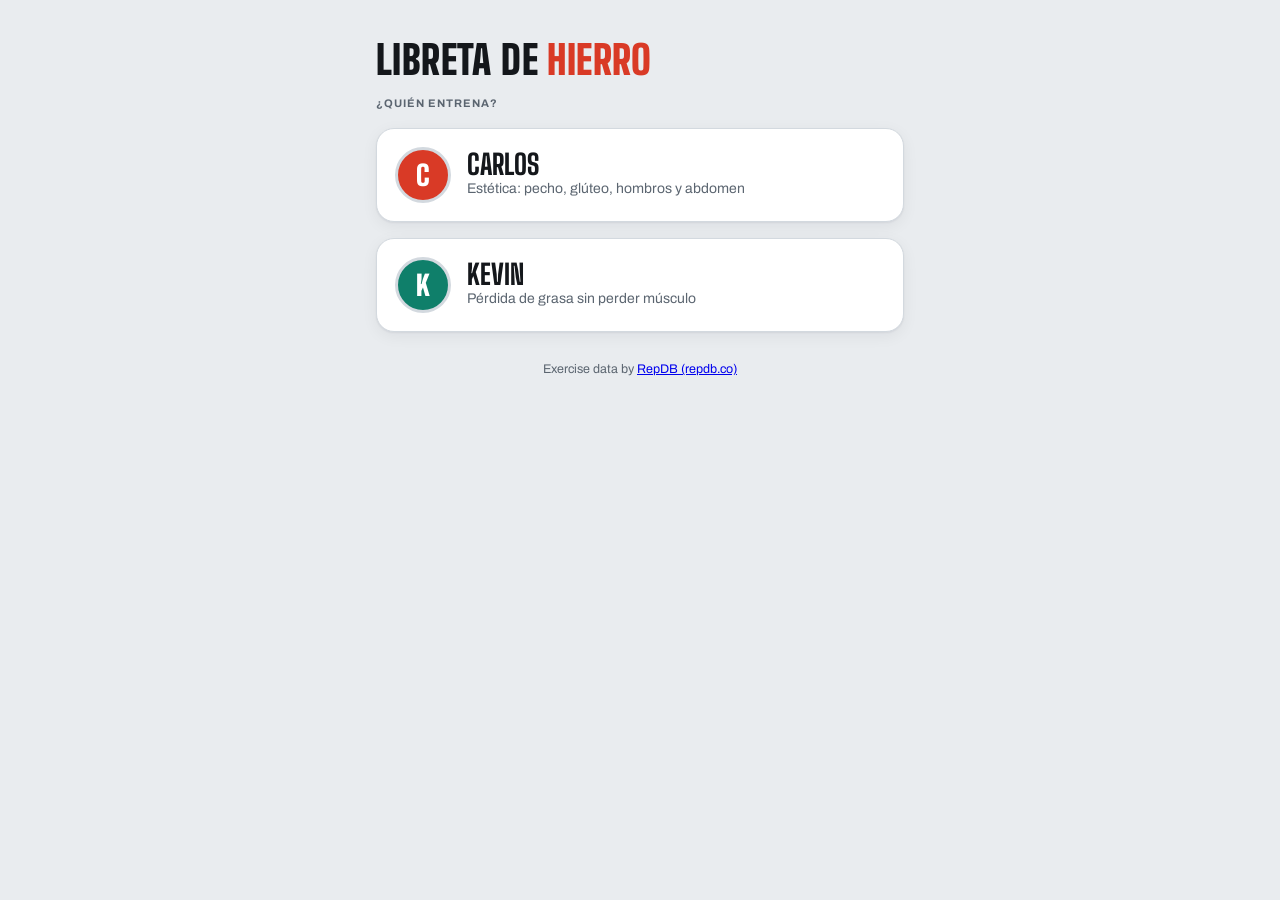
<file: index.html>
<!doctype html>
<html lang="es">
<head>
<meta charset="utf-8">
<meta name="viewport" content="width=device-width, initial-scale=1, viewport-fit=cover">
<title>Libreta de Hierro</title>
<meta name="theme-color" content="#14171b">
<link rel="icon" href="icon.svg" type="image/svg+xml">
<link rel="apple-touch-icon" href="icon-192.png">
<link rel="preconnect" href="https://fonts.googleapis.com">
<link rel="preconnect" href="https://fonts.gstatic.com" crossorigin>
<link rel="stylesheet" href="https://fonts.googleapis.com/css2?family=Big+Shoulders+Display:wght@600;800;900&family=Archivo:wght@400;500;600;700&display=swap">
<link rel="stylesheet" href="app.css?v=10">
<script>
  // old links (?solo=estetica / ?solo=perdida) go to the person's own page
  const viejo = { estetica: "carlos/", perdida: "kevin/" }[new URLSearchParams(location.search).get("solo")];
  if (viejo) location.replace(viejo);
</script>
<style>
.pick { max-width: 560px; margin: 0 auto; padding-block: 40px; display: grid; gap: 16px; }
.pick h1 { font-size: 40px; font-weight: 900; text-transform: uppercase; }
.pick h1 span { color: var(--accent); }
.who { display: flex; align-items: center; gap: 16px; padding: 18px; border-radius: 18px; background: var(--surface); border: 1px solid var(--line); box-shadow: var(--shadow); color: inherit; text-decoration: none; }
.who:hover { border-color: var(--accent); }
.who .disc { width: 56px; height: 56px; border-radius: 50%; flex: none; display: grid; place-items: center; font-family: var(--display); font-weight: 900; font-size: 28px; color: #fff; }
.who b { font-family: var(--display); font-size: 28px; font-weight: 800; text-transform: uppercase; display: block; line-height: 1; }
.who small { color: var(--muted); font-size: 14px; }
</style>
</head>
<body>
<main class="wrap pick">
  <h1>Libreta de <span>Hierro</span></h1>
  <p class="label" style="margin:0">¿Quién entrena?</p>
  <a class="who" href="carlos/"><span class="disc" style="background:#d93a26">C</span><span><b>Carlos</b><small>Estética: pecho, glúteo, hombros y abdomen</small></span></a>
  <a class="who" href="kevin/"><span class="disc" style="background:#0f7f6a">K</span><span><b>Kevin</b><small>Pérdida de grasa sin perder músculo</small></span></a>
  <p class="foot">Exercise data by <a href="https://repdb.co" target="_blank" rel="noopener">RepDB (repdb.co)</a></p>
</main>
</body>
</html>
</file>
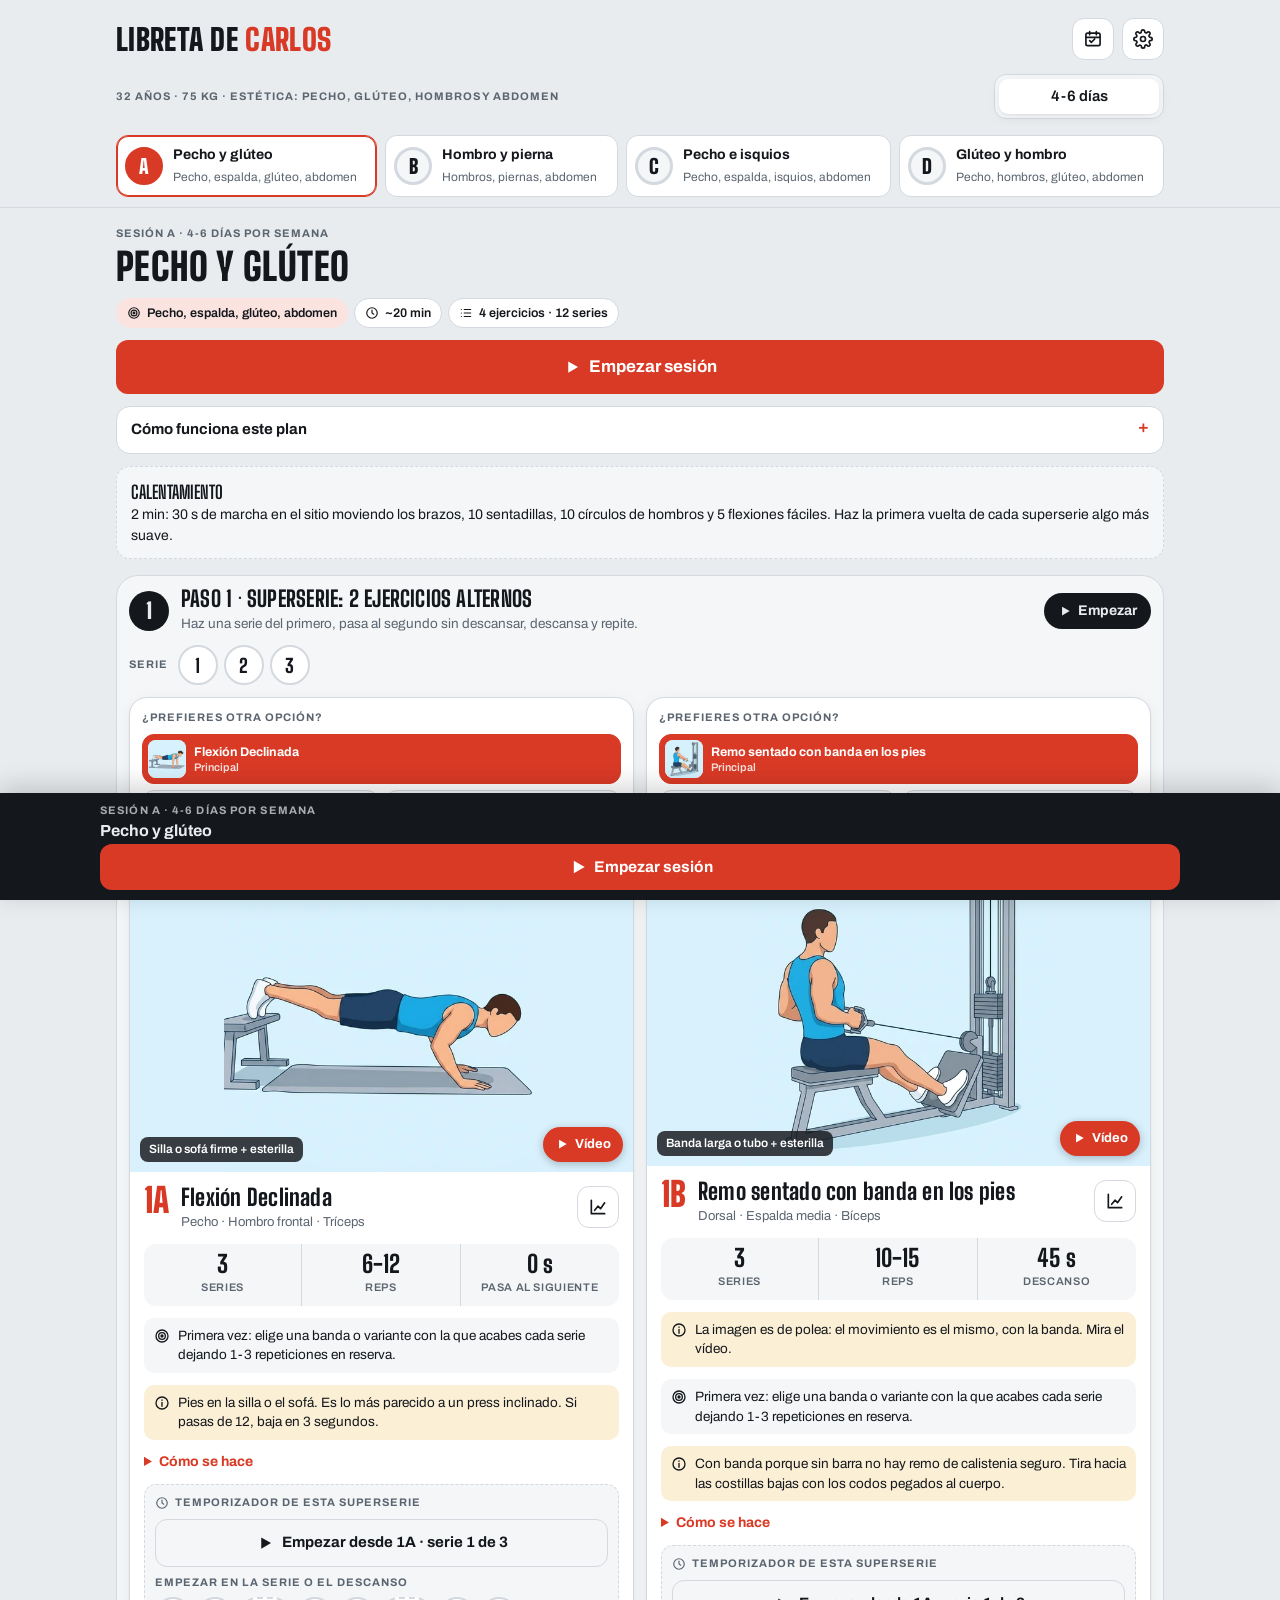
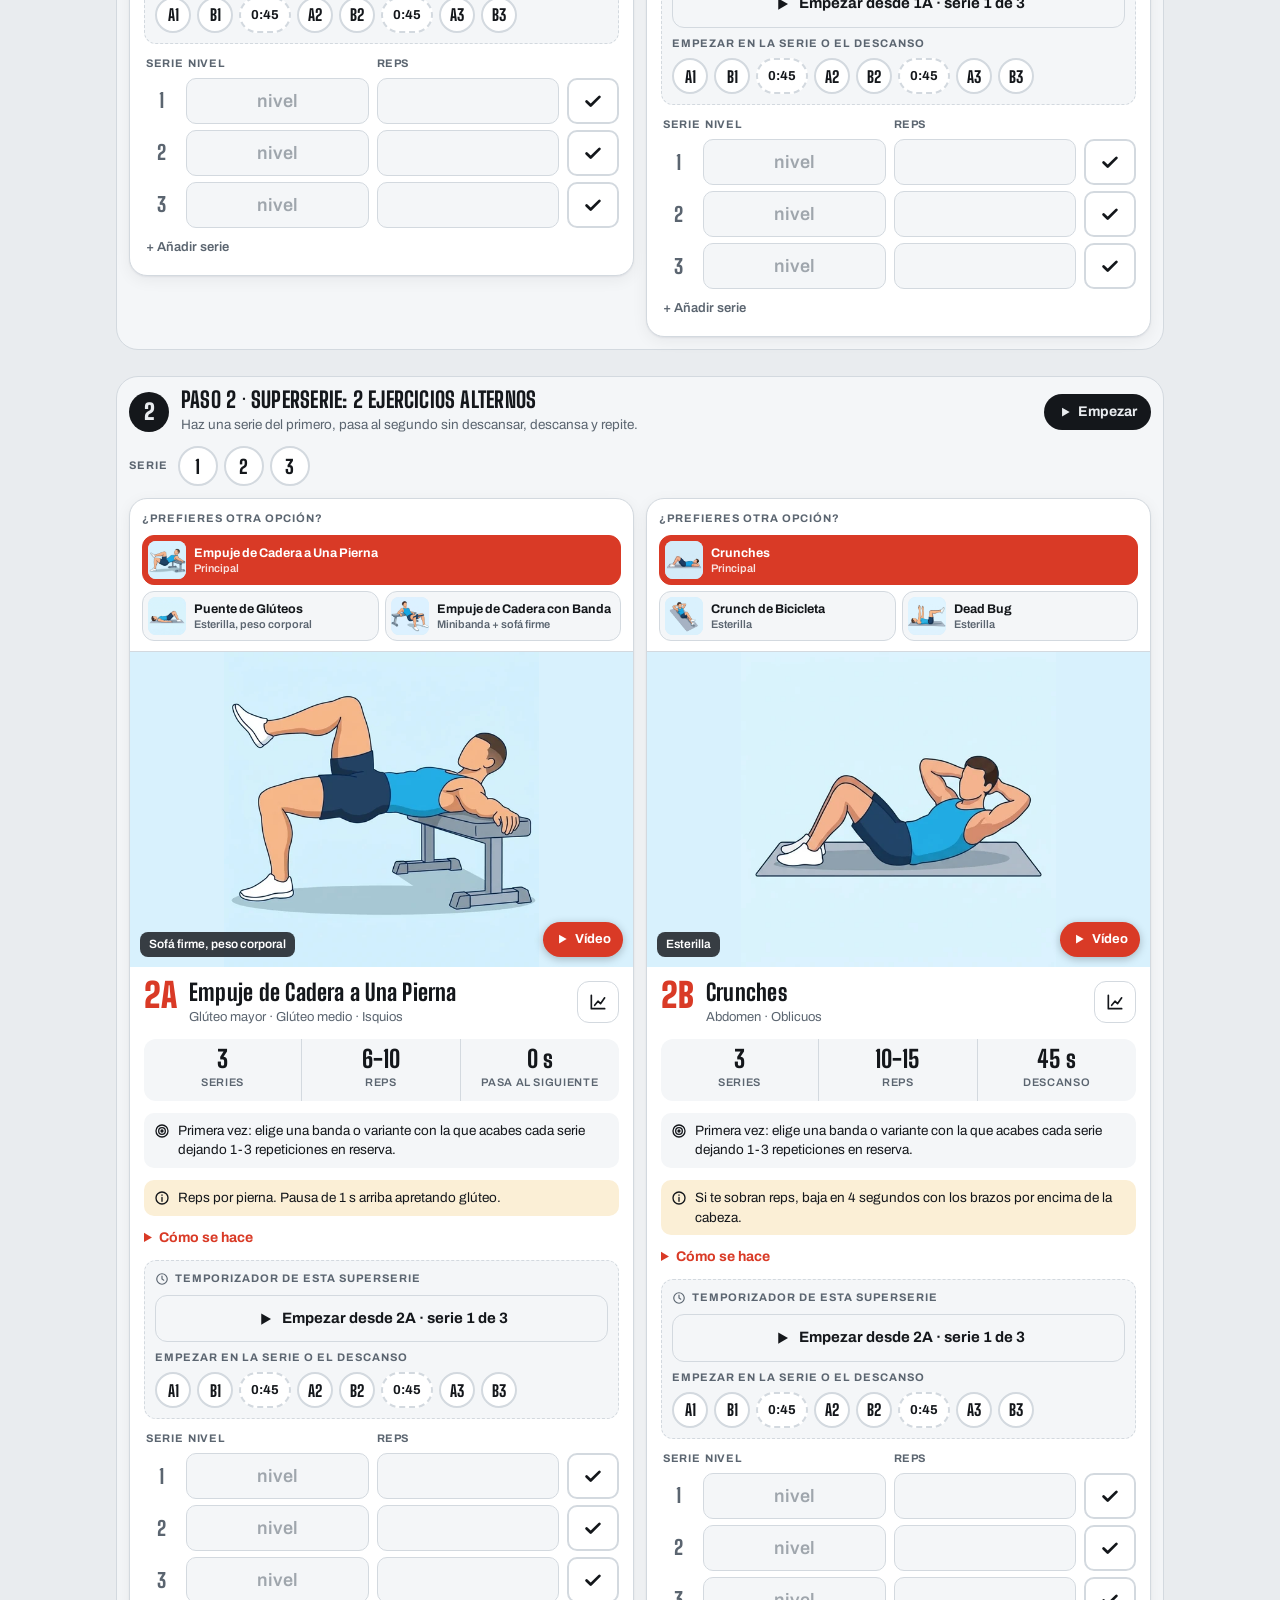
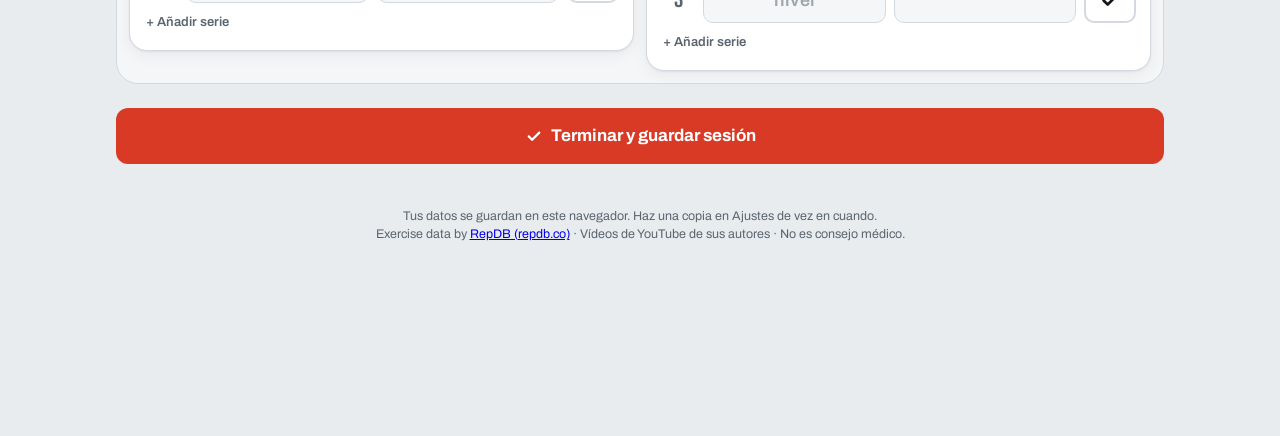
<file: carlos/index.html>
<!doctype html>
<html lang="es">
<head>
<meta charset="utf-8">
<meta name="viewport" content="width=device-width, initial-scale=1, viewport-fit=cover">
<title>Libreta de Carlos</title>
<base href="../">
<meta name="theme-color" content="#14171b">
<meta name="apple-mobile-web-app-capable" content="yes">
<meta name="mobile-web-app-capable" content="yes">
<meta name="apple-mobile-web-app-title" content="Carlos">
<link rel="manifest" href="carlos/manifest.webmanifest">
<link rel="icon" href="icon.svg" type="image/svg+xml">
<link rel="apple-touch-icon" href="icon-192.png">
<link rel="preconnect" href="https://fonts.googleapis.com">
<link rel="preconnect" href="https://fonts.gstatic.com" crossorigin>
<link rel="stylesheet" href="https://fonts.googleapis.com/css2?family=Big+Shoulders+Display:wght@600;800;900&family=Archivo:wght@400;500;600;700&display=swap">
<link rel="stylesheet" href="app.css?v=10">
</head>
<body>
<script>const SOLO = "estetica";</script>
<script src="ejercicios.js?v=10"></script>
<script src="videos.js?v=10"></script>
<script src="rutinas.js?v=10"></script>
<script src="app.js?v=10"></script>
</body>
</html>
</file>
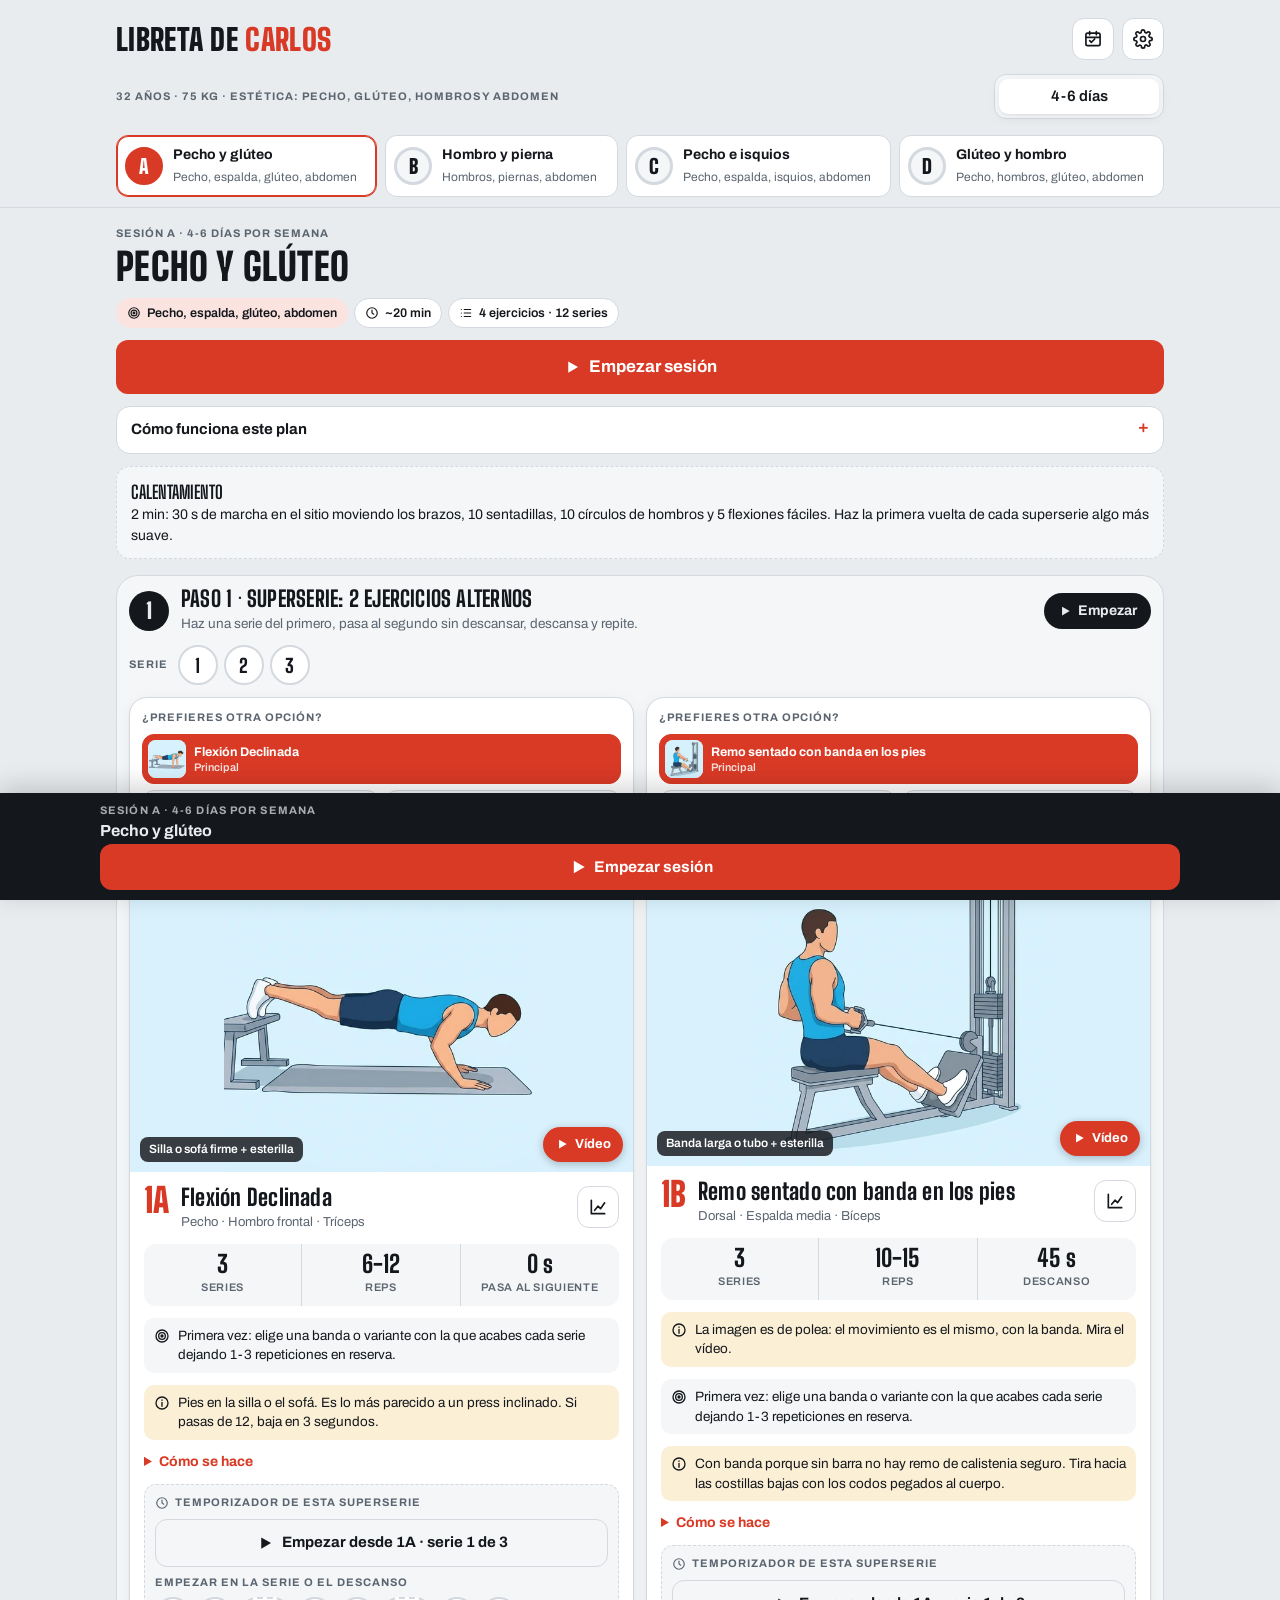
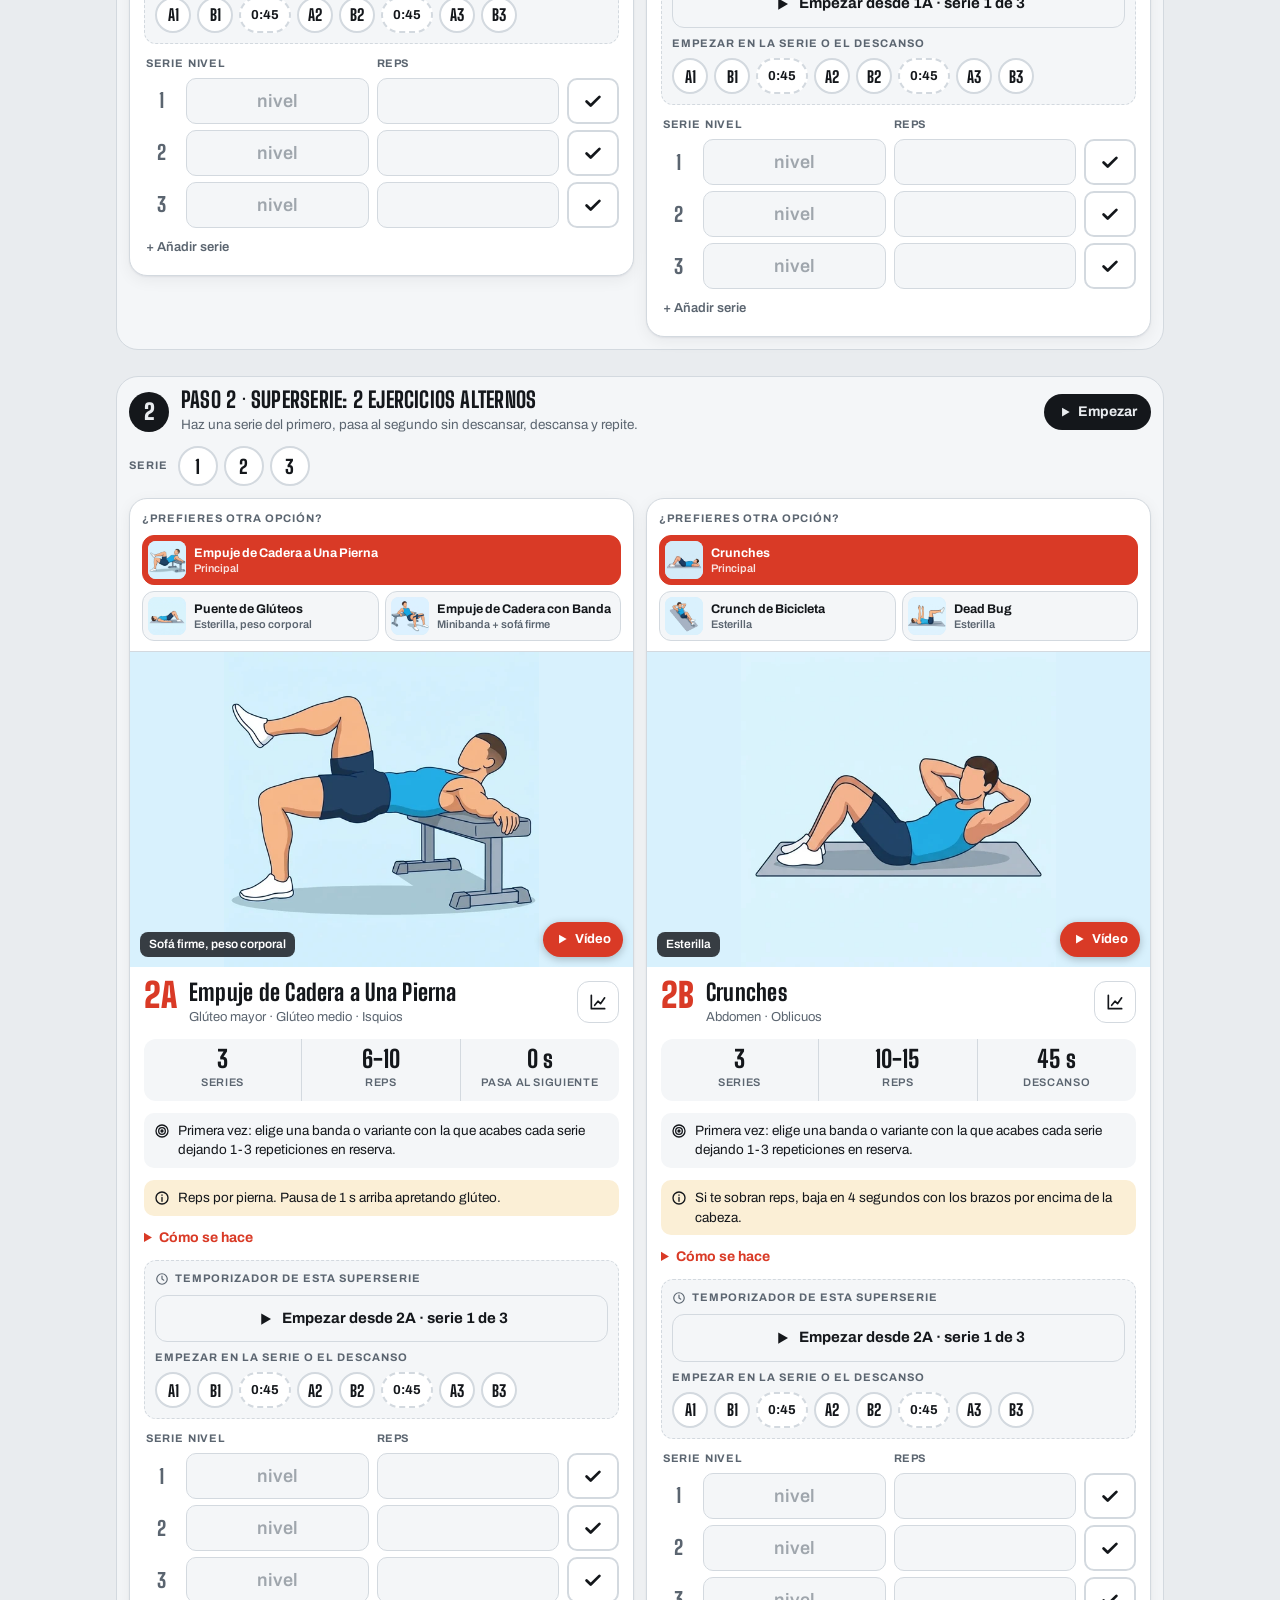
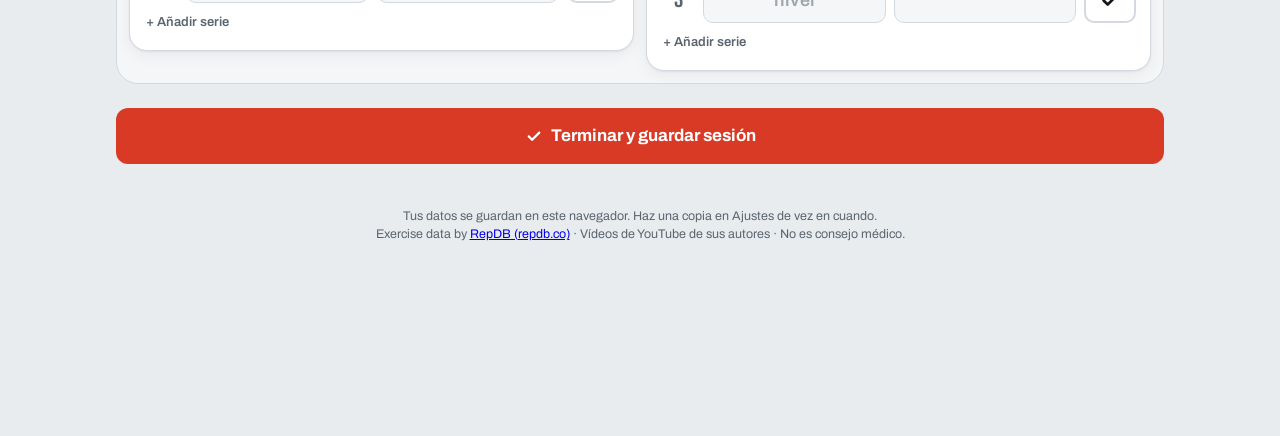
<file: estetica/index.html>
<!doctype html>
<html lang="es"><head><meta charset="utf-8"><meta name="viewport" content="width=device-width, initial-scale=1">
<title>Libreta de Carlos</title>
<meta http-equiv="refresh" content="0; url=../carlos/">
<script>location.replace("../carlos/");</script>
</head><body><a href="../carlos/">Abrir la libreta de Carlos</a></body></html>
</file>
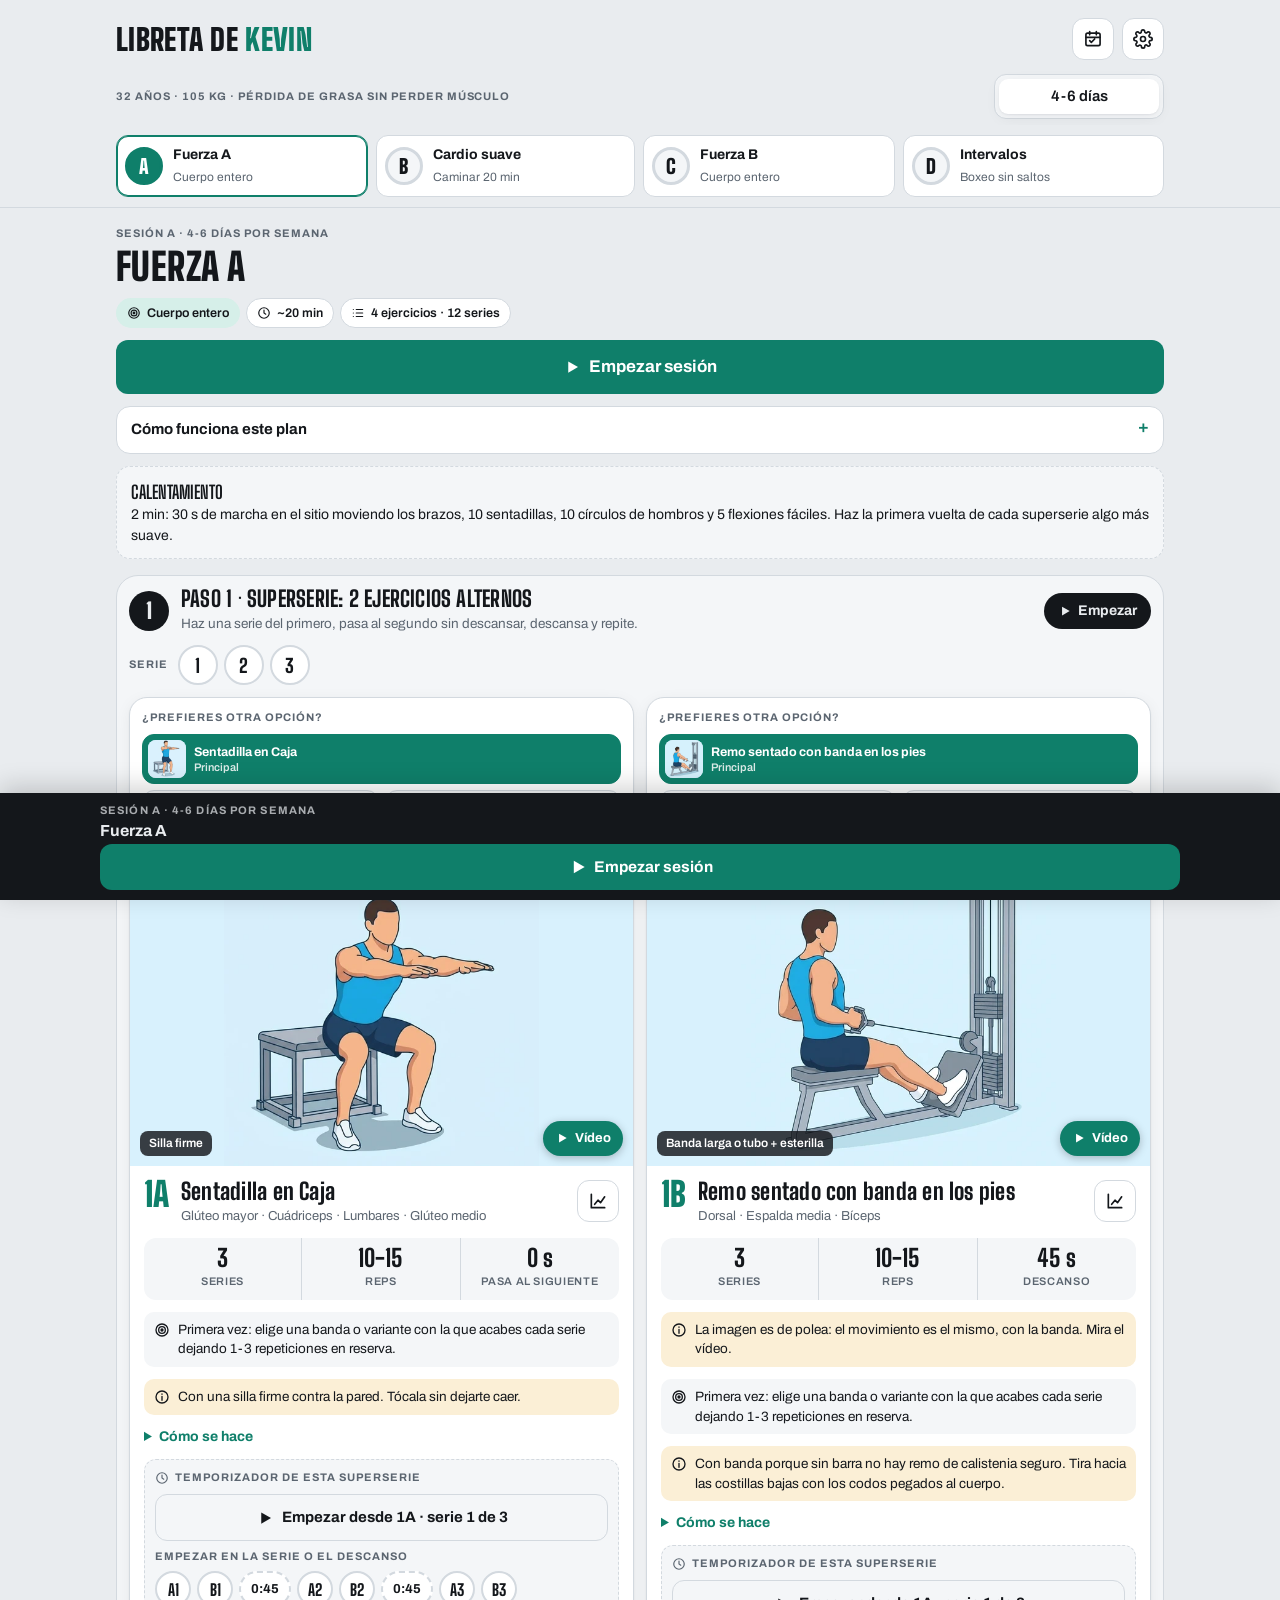
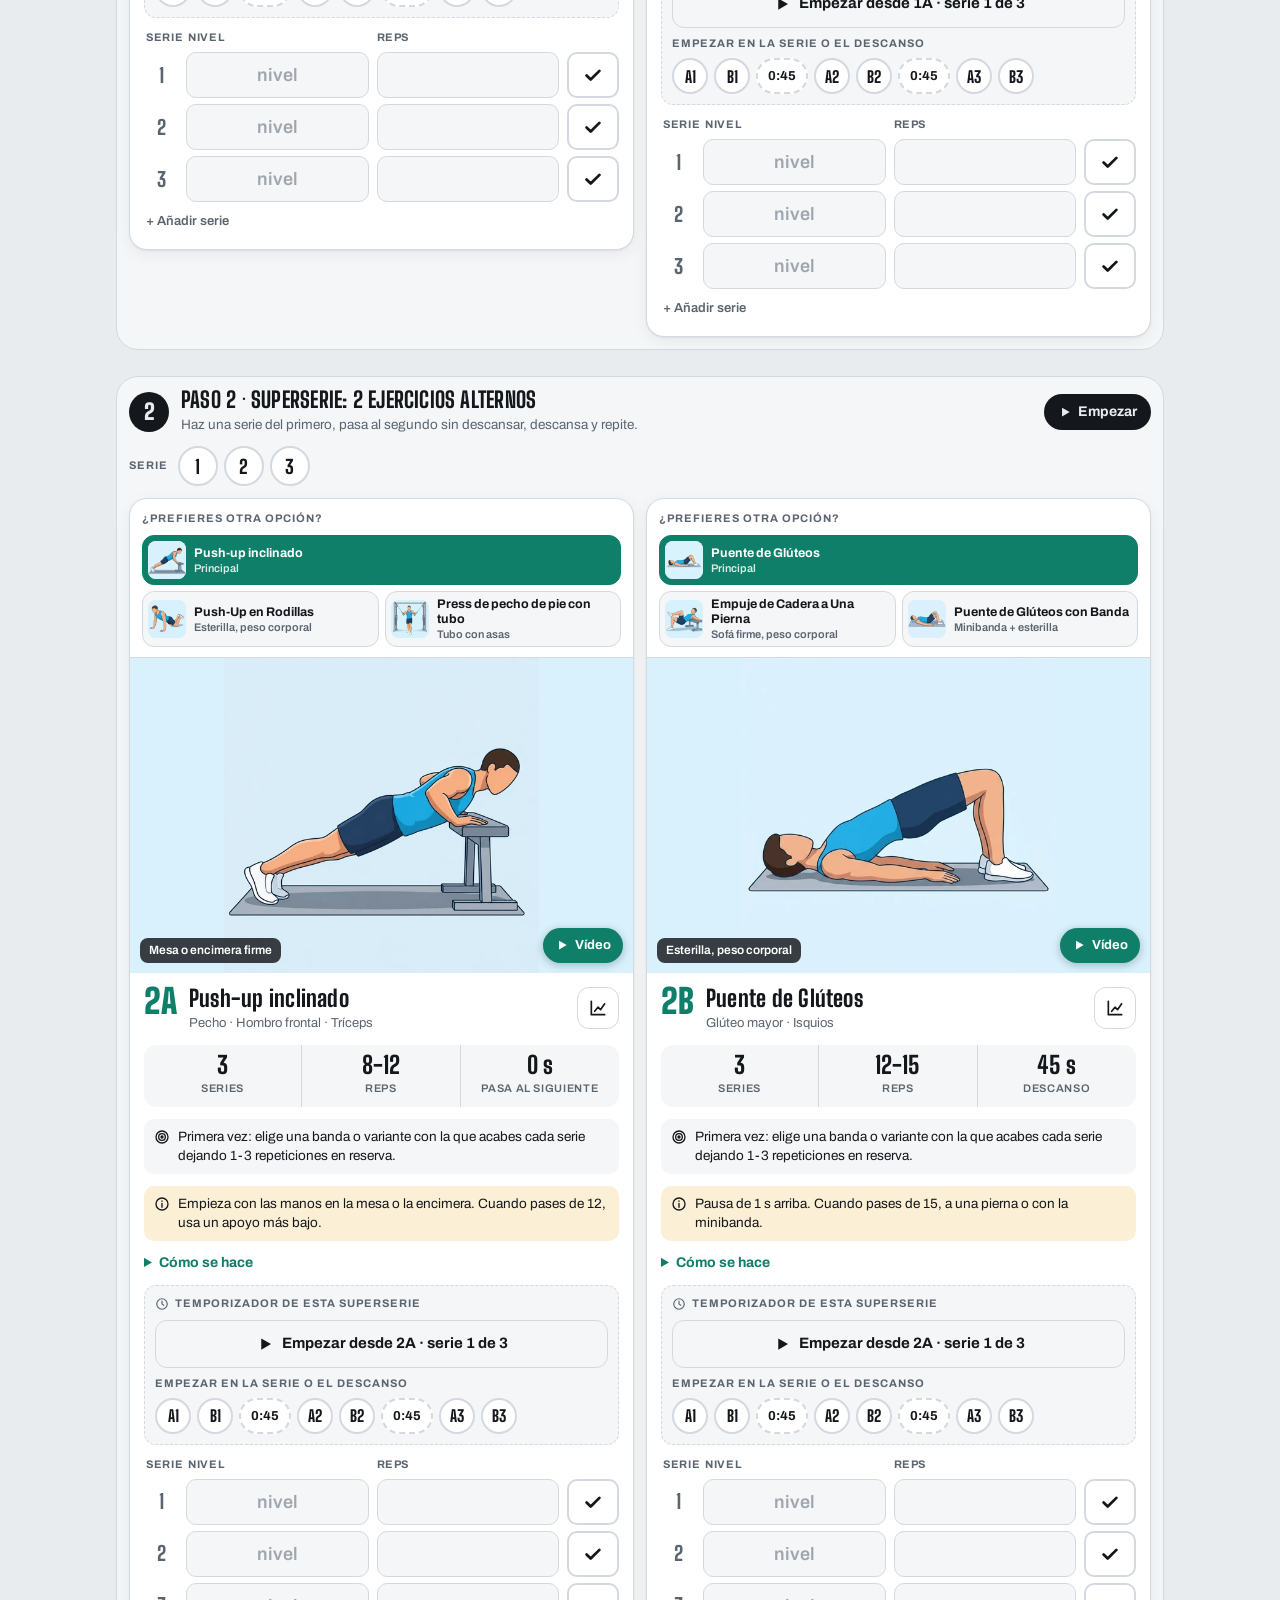
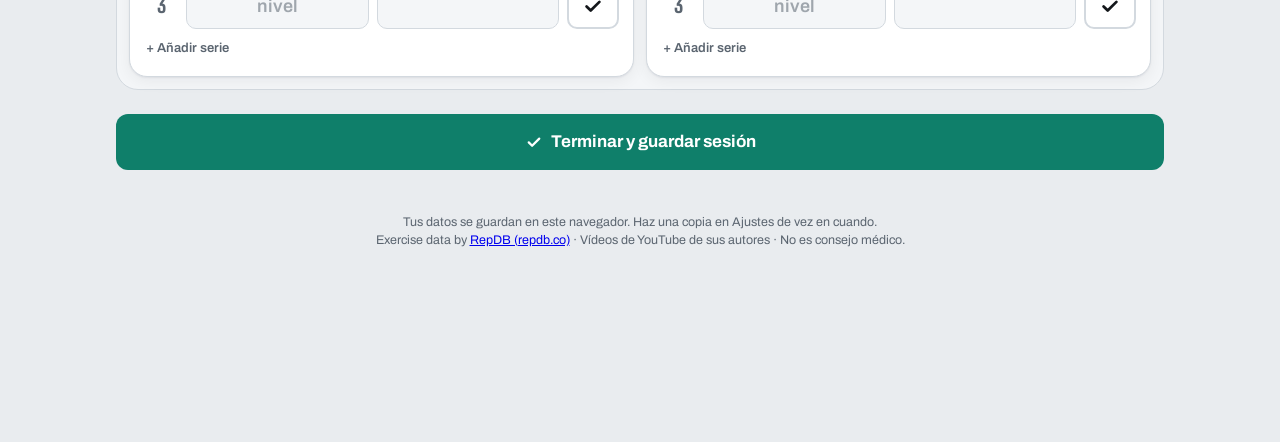
<file: kevin/index.html>
<!doctype html>
<html lang="es">
<head>
<meta charset="utf-8">
<meta name="viewport" content="width=device-width, initial-scale=1, viewport-fit=cover">
<title>Libreta de Kevin</title>
<base href="../">
<meta name="theme-color" content="#14171b">
<meta name="apple-mobile-web-app-capable" content="yes">
<meta name="mobile-web-app-capable" content="yes">
<meta name="apple-mobile-web-app-title" content="Kevin">
<link rel="manifest" href="kevin/manifest.webmanifest">
<link rel="icon" href="icon.svg" type="image/svg+xml">
<link rel="apple-touch-icon" href="icon-192.png">
<link rel="preconnect" href="https://fonts.googleapis.com">
<link rel="preconnect" href="https://fonts.gstatic.com" crossorigin>
<link rel="stylesheet" href="https://fonts.googleapis.com/css2?family=Big+Shoulders+Display:wght@600;800;900&family=Archivo:wght@400;500;600;700&display=swap">
<link rel="stylesheet" href="app.css?v=10">
</head>
<body>
<script>const SOLO = "perdida";</script>
<script src="ejercicios.js?v=10"></script>
<script src="videos.js?v=10"></script>
<script src="rutinas.js?v=10"></script>
<script src="app.js?v=10"></script>
</body>
</html>
</file>
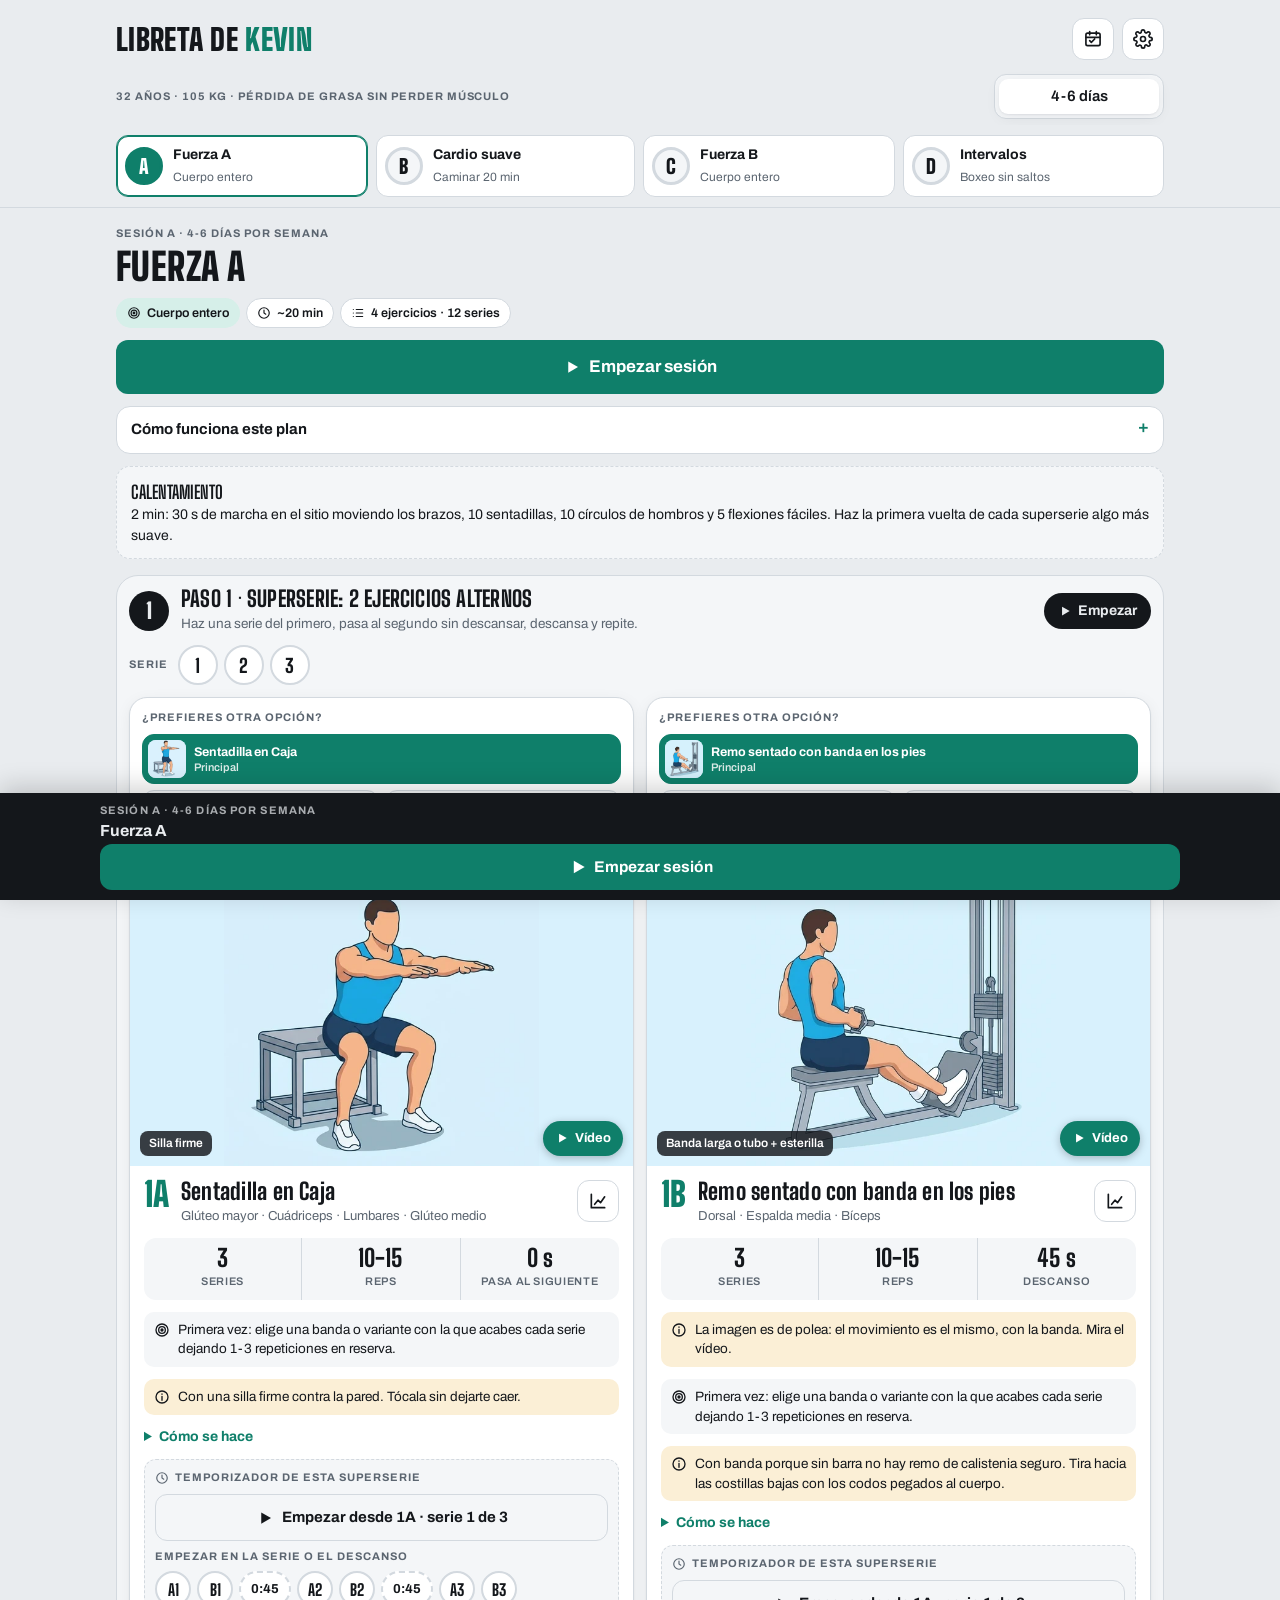
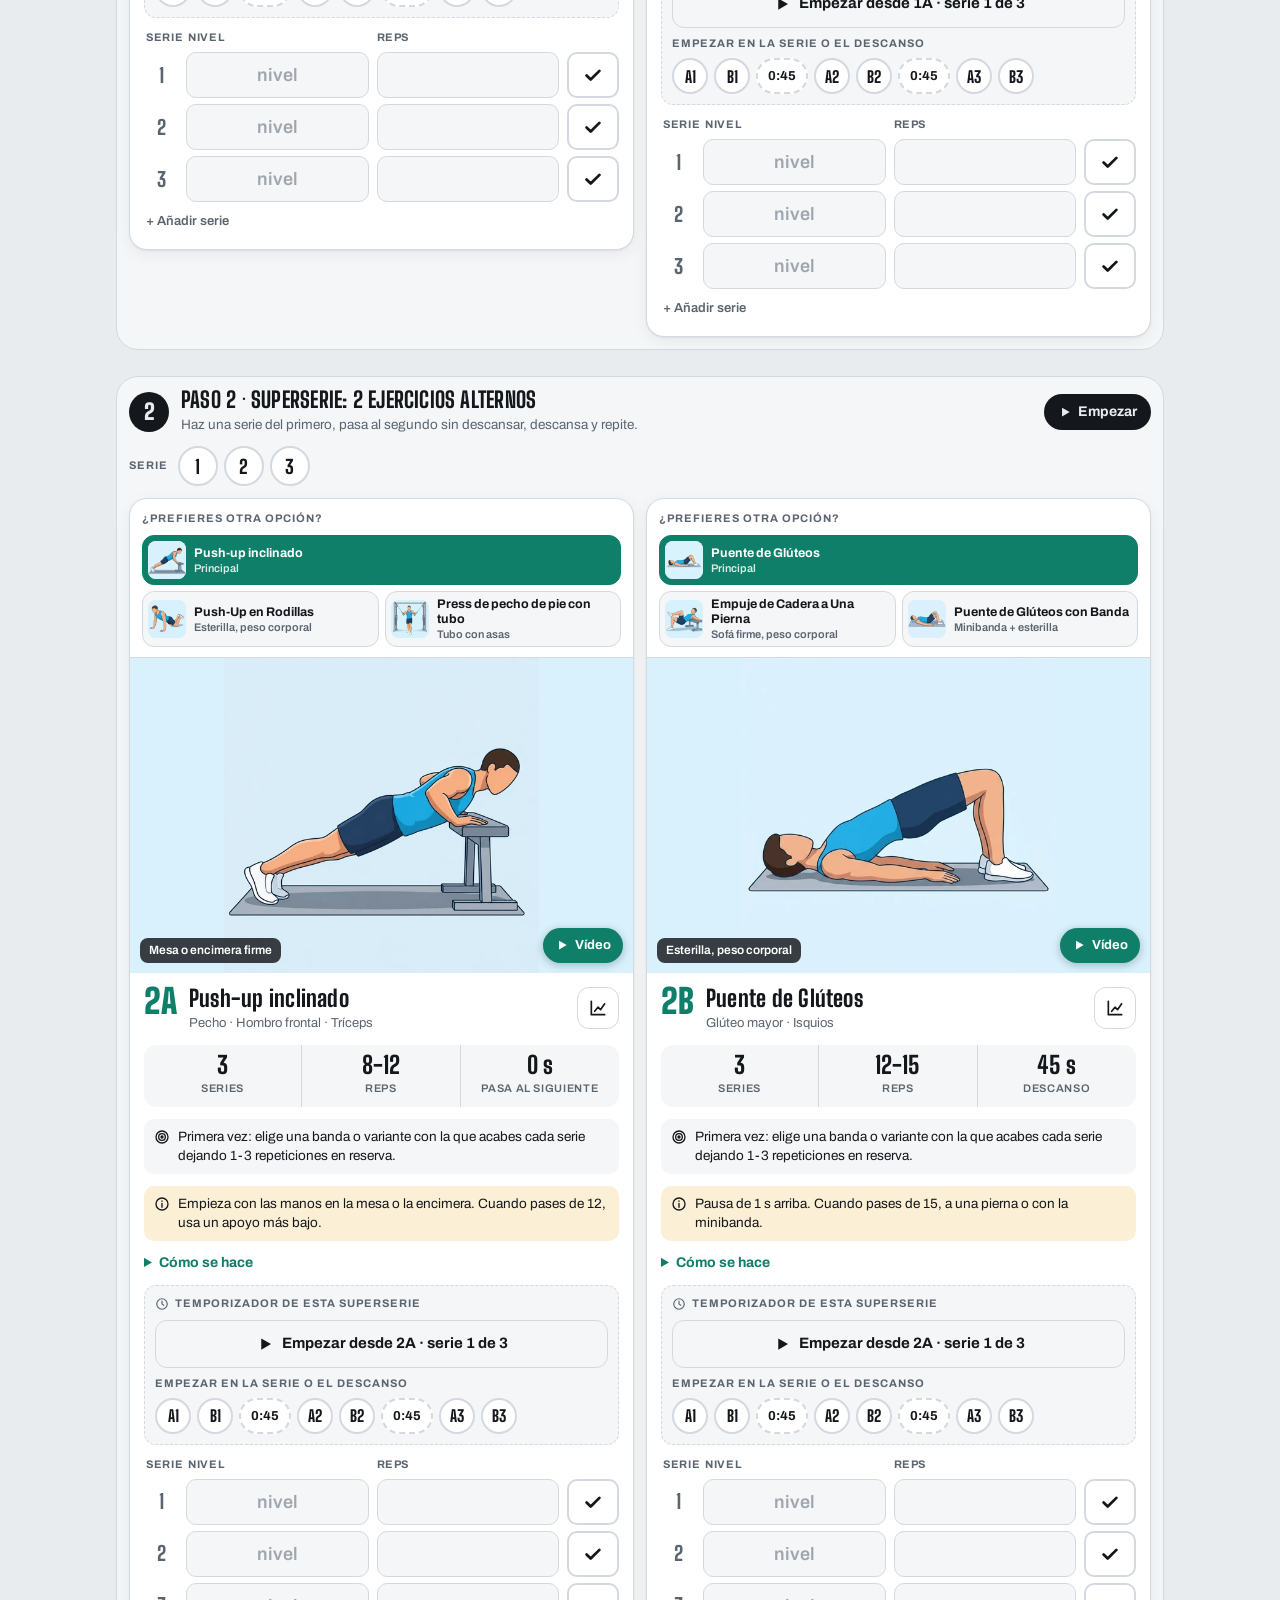
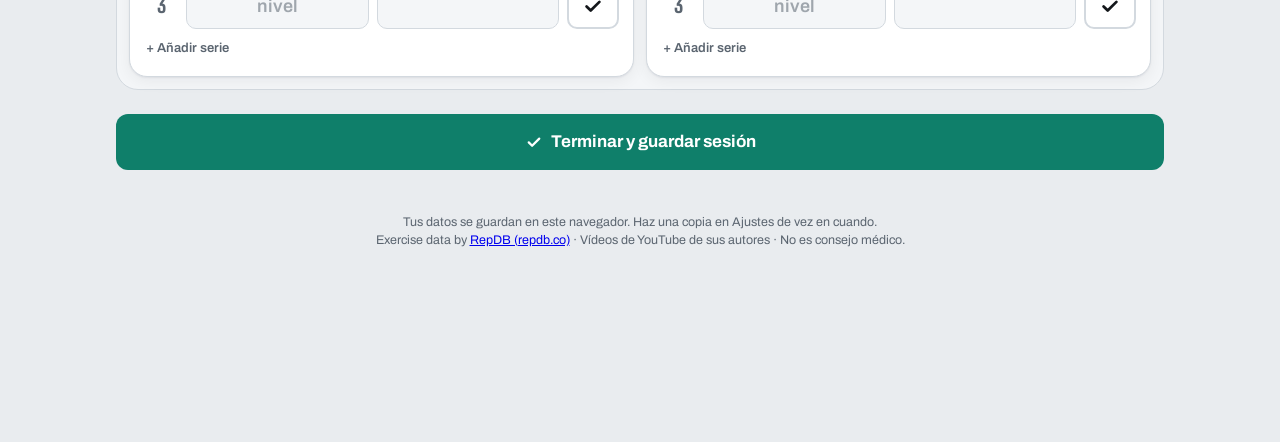
<file: perdida/index.html>
<!doctype html>
<html lang="es"><head><meta charset="utf-8"><meta name="viewport" content="width=device-width, initial-scale=1">
<title>Libreta de Kevin</title>
<meta http-equiv="refresh" content="0; url=../kevin/">
<script>location.replace("../kevin/");</script>
</head><body><a href="../kevin/">Abrir la libreta de Kevin</a></body></html>
</file>
<file: app.css>
/* Layout: one column of exercise cards (two on wide screens) under a sticky day switcher, timer docked at the bottom. */
:root {
  --bg: #e9ecef;
  --surface: #ffffff;
  --surface-2: #f4f6f8;
  --ink: #14171b;
  --muted: #5b6570;
  --line: #d3d9df;
  --accent: #d93a26;
  --accent-ink: #ffffff;
  --accent-soft: #fbe3df;
  --good: #1c8a4e;
  --good-soft: #dcf1e4;
  --warn: #a86a00;
  --warn-soft: #fbefd6;
  --display: "Big Shoulders Display", "Arial Narrow", Impact, sans-serif;
  --body: "Archivo", "Segoe UI", Roboto, system-ui, sans-serif;
  --radius: 14px;
  --shadow: 0 1px 2px rgb(20 23 27 / .06), 0 4px 16px rgb(20 23 27 / .06);
}
:root[data-perfil="perdida"] { --accent: #0f7f6a; --accent-soft: #d6efe9; }
@media (prefers-color-scheme: dark) {
  :root:not([data-theme="light"]) {
    --bg: #0e1114; --surface: #171b20; --surface-2: #1f242a; --ink: #eef1f4; --muted: #9aa5b0; --line: #2b323a;
    --accent: #ff5a43; --accent-soft: #3a1c18; --good: #4cc983; --good-soft: #15301f; --warn: #f0b23c; --warn-soft: #33270f;
    --shadow: 0 1px 2px rgb(0 0 0 / .3); color-scheme: dark;
  }
  :root[data-perfil="perdida"]:not([data-theme="light"]) { --accent: #2fc4a4; --accent-soft: #10302a; }
}
:root[data-theme="dark"] {
  --bg: #0e1114; --surface: #171b20; --surface-2: #1f242a; --ink: #eef1f4; --muted: #9aa5b0; --line: #2b323a;
  --accent: #ff5a43; --accent-soft: #3a1c18; --good: #4cc983; --good-soft: #15301f; --warn: #f0b23c; --warn-soft: #33270f;
  --shadow: 0 1px 2px rgb(0 0 0 / .3); color-scheme: dark;
}
:root[data-theme="dark"][data-perfil="perdida"] { --accent: #2fc4a4; --accent-soft: #10302a; }

* { box-sizing: border-box; }
[hidden] { display: none !important; }
html { -webkit-text-size-adjust: 100%; }
body {
  margin: 0; background: var(--bg); color: var(--ink); font: 15px/1.45 var(--body);
  padding-bottom: calc(160px + env(safe-area-inset-bottom, 0px));
}
img { max-width: 100%; display: block; }
button, input, select { font: inherit; color: inherit; }
button { cursor: pointer; }
:focus-visible { outline: 3px solid var(--accent); outline-offset: 2px; }
.wrap { max-width: 1080px; margin: 0 auto; padding-left: max(16px, env(safe-area-inset-left, 0px)); padding-right: max(16px, env(safe-area-inset-right, 0px)); }
h1, h2, h3 { font-family: var(--display); line-height: 1; margin: 0; text-wrap: balance; letter-spacing: .01em; }
.label { font-size: 11px; font-weight: 700; text-transform: uppercase; letter-spacing: .09em; color: var(--muted); }

/* Header */
.top { padding-block: 18px 6px; display: grid; gap: 14px; }
.brand { display: flex; align-items: center; justify-content: space-between; gap: 12px; }
.brand h1 { font-size: 30px; font-weight: 900; text-transform: uppercase; }
.brand h1 span { color: var(--accent); }
.icon-btn { width: 42px; height: 42px; border-radius: 12px; border: 1px solid var(--line); background: var(--surface); display: grid; place-items: center; flex: none; }
.icon-btn svg { width: 20px; height: 20px; }
.hbtns { display: flex; gap: 8px; }
.seg { display: grid; grid-auto-flow: column; grid-auto-columns: 1fr; background: var(--surface-2); border: 1px solid var(--line); border-radius: 12px; padding: 4px; gap: 4px; }
.seg button { border: 0; background: transparent; border-radius: 9px; padding: 9px 10px; font-weight: 600; color: var(--muted); line-height: 1.15; }
.seg button small { display: block; font-weight: 500; font-size: 11.5px; opacity: .8; }
.seg button[aria-pressed="true"] { background: var(--surface); color: var(--ink); box-shadow: var(--shadow); }
.row2 { display: grid; grid-template-columns: 1fr auto; gap: 10px; align-items: center; }
.planseg { min-width: 170px; }

/* Day switcher */
.days { position: sticky; top: env(safe-area-inset-top, 0px); z-index: 20; background: var(--bg); padding-block: 10px; border-bottom: 1px solid var(--line); }
body::before { content: ""; position: fixed; inset: 0 0 auto; height: env(safe-area-inset-top, 0px); z-index: 30; background: var(--bg); }
.daylist { display: flex; gap: 8px; overflow-x: auto; scrollbar-width: none; }
.daylist::-webkit-scrollbar { display: none; }
.day { flex: 1 0 auto; min-width: 128px; display: flex; align-items: center; gap: 10px; text-align: left; border: 1px solid var(--line); background: var(--surface); border-radius: 12px; padding: 8px 12px 8px 8px; }
.disc { width: 38px; height: 38px; border-radius: 50%; flex: none; display: grid; place-items: center; font-family: var(--display); font-weight: 900; font-size: 20px; background: var(--surface-2); border: 3px solid var(--line); position: relative; }
.day .dname { font-weight: 700; font-size: 14px; line-height: 1.15; }
.day .dsub { font-size: 12px; color: var(--muted); }
.day[aria-pressed="true"] { border-color: var(--accent); box-shadow: inset 0 0 0 1px var(--accent); }
.day[aria-pressed="true"] .disc { background: var(--accent); border-color: var(--accent); color: var(--accent-ink); }

/* Day intro */
.intro { padding-block: 18px 8px; display: grid; gap: 12px; }
.intro h2 { font-size: 38px; font-weight: 900; text-transform: uppercase; }
.meta { display: flex; flex-wrap: wrap; gap: 6px; }
.pill { display: inline-flex; align-items: center; gap: 6px; font-size: 12.5px; font-weight: 600; padding: 5px 10px; border-radius: 999px; background: var(--surface); border: 1px solid var(--line); }
.pill svg { width: 14px; height: 14px; }
.pill.acc { background: var(--accent-soft); border-color: transparent; color: var(--ink); }
.guide { background: var(--surface); border: 1px solid var(--line); border-radius: var(--radius); }
.guide summary { padding: 12px 14px; font-weight: 700; cursor: pointer; list-style: none; display: flex; justify-content: space-between; gap: 10px; }
.guide summary::-webkit-details-marker { display: none; }
.guide summary::after { content: "+"; font-family: var(--display); font-size: 22px; line-height: .8; color: var(--accent); }
.guide[open] summary::after { content: "–"; }
.guide .gbody { padding: 0 14px 14px; color: var(--ink); }
.guide ul { margin: 0; padding-left: 18px; display: grid; gap: 6px; }
.warm { display: flex; gap: 12px; align-items: flex-start; background: var(--surface-2); border: 1px dashed var(--line); border-radius: var(--radius); padding: 12px 14px; font-size: 14px; }
.warm b { font-family: var(--display); font-size: 18px; text-transform: uppercase; display: block; }

/* Exercise cards */
.list { display: grid; gap: 16px; padding-block: 8px 20px; }

/* Steps: one numbered row per exercise, superset or circuit */
.list { gap: 26px; }
.step { display: grid; gap: 12px; min-width: 0; }
.step.ss, .step.circ { padding: 12px; border-radius: 22px; background: var(--surface-2); border: 1px solid var(--line); }
.stephead { display: flex; gap: 12px; align-items: center; }
.stepn { width: 40px; height: 40px; border-radius: 50%; flex: none; display: grid; place-items: center; background: var(--ink); color: var(--bg); font-family: var(--display); font-weight: 900; font-size: 22px; }
.stephead h3 { font-size: 22px; font-weight: 800; text-transform: uppercase; }
.stephead p { margin: 4px 0 0; font-size: 13.5px; color: var(--muted); }
.stepcards { display: grid; gap: 12px; grid-template-columns: repeat(auto-fit, minmax(min(100%, 340px), 1fr)); align-items: start; }

/* Option tabs: the main exercise and its alternatives */
.opts { padding: 12px 12px 10px; display: grid; gap: 8px; border-bottom: 1px solid var(--line); min-width: 0; }
.tabs { display: grid; grid-template-columns: 1fr 1fr; gap: 6px; }
.tabs button { min-width: 0; display: flex; align-items: center; gap: 8px; text-align: left; border: 1px solid var(--line); background: var(--surface-2); border-radius: 12px; padding: 5px 8px 5px 5px; }
.tabs img { width: 38px; height: 38px; border-radius: 8px; background: #d8f1fd; object-fit: contain; flex: none; }
.tabs span { min-width: 0; }
.tabs b { font-size: 12.5px; font-weight: 700; line-height: 1.15; display: -webkit-box; -webkit-line-clamp: 2; -webkit-box-orient: vertical; overflow: hidden; }
.tabs small { display: -webkit-box; -webkit-line-clamp: 2; -webkit-box-orient: vertical; overflow: hidden; font-size: 11px; font-weight: 600; line-height: 1.2; color: var(--muted); margin-top: 2px; }
.tabs [aria-selected="true"] { background: var(--accent); border-color: var(--accent); color: var(--accent-ink); }
.tabs [aria-selected="true"] small { color: inherit; opacity: .85; }
.ex { background: var(--surface); border: 1px solid var(--line); border-radius: 18px; overflow: hidden; box-shadow: var(--shadow); min-width: 0; }
.ex.done { border-color: var(--good); }
.media { position: relative; aspect-ratio: 16 / 10; max-height: 380px; width: 100%; background: #d8f1fd; overflow: hidden; max-width: 100%; }
.media img { position: absolute; inset: 0; width: 100%; height: 100%; object-fit: contain; }
.media img.f2 { animation: flip 2.4s steps(1) infinite; }
@keyframes flip { 0%, 49.9% { opacity: 0; } 50%, 100% { opacity: 1; } }
@media (prefers-reduced-motion: reduce) { .media img.f2 { animation: none; opacity: 0; } }
.media .noimg { position: absolute; inset: 0; display: grid; place-items: center; text-align: center; padding: 20px; color: #5b6570; font-weight: 600; background: repeating-linear-gradient(135deg, #f4f6f8 0 12px, #eceff2 12px 24px); }
.media .noimg svg { width: 64px; height: 64px; margin: 0 auto 8px; opacity: .6; }
.eqtag { position: absolute; left: 10px; bottom: 10px; max-width: calc(100% - 120px); background: rgb(20 23 27 / .82); color: #fff; font-size: 12px; font-weight: 600; padding: 5px 9px; border-radius: 8px; line-height: 1.2; }
.vbtn { position: absolute; right: 10px; bottom: 10px; display: inline-flex; align-items: center; gap: 6px; border: 0; background: var(--accent); color: var(--accent-ink); font-weight: 700; font-size: 13px; padding: 8px 12px; border-radius: 999px; box-shadow: 0 2px 8px rgb(0 0 0 / .25); }
.vbtn svg { width: 14px; height: 14px; }
.body { padding: 14px; display: grid; gap: 12px; }
.exhead { display: grid; grid-template-columns: auto 1fr auto; gap: 12px; align-items: start; }
.num { font-family: var(--display); font-weight: 900; font-size: 34px; line-height: .85; color: var(--accent); min-width: 22px; }
.exhead h3 { font-size: 23px; font-weight: 800; line-height: 1.02; }
.mus { margin: 4px 0 0; font-size: 13px; color: var(--muted); }
.presc { display: grid; grid-template-columns: repeat(3, 1fr); background: var(--surface-2); border-radius: 12px; overflow: hidden; }
.presc div { padding: 8px 6px; text-align: center; border-right: 1px solid var(--line); }
.presc div:last-child { border-right: 0; }
.presc b { display: block; font-family: var(--display); font-size: 24px; font-weight: 800; line-height: 1; font-variant-numeric: tabular-nums; }
.presc span { font-size: 11px; color: var(--muted); font-weight: 600; text-transform: uppercase; letter-spacing: .06em; }
.hint { font-size: 13.5px; padding: 8px 10px; border-radius: 10px; background: var(--surface-2); display: flex; gap: 8px; align-items: flex-start; }
.hint svg { width: 16px; height: 16px; flex: none; margin-top: 2px; }
.hint.up { background: var(--good-soft); }
.hint.up svg { color: var(--good); }
.hint.note { background: var(--warn-soft); }
.tips summary { font-weight: 700; font-size: 14px; cursor: pointer; color: var(--accent); }
.tips ol, .tips ul { margin: 8px 0 0; padding-left: 20px; display: grid; gap: 4px; font-size: 14px; }
.tips .tiplist { margin-top: 0; color: var(--muted); }

.sets { display: grid; gap: 6px; }
.sethead, .set { display: grid; grid-template-columns: 34px 1fr 1fr 52px; gap: 8px; align-items: center; }
.sethead { font-size: 11px; font-weight: 700; text-transform: uppercase; letter-spacing: .06em; color: var(--muted); padding: 0 2px; }
.set .sn { font-family: var(--display); font-weight: 800; font-size: 20px; text-align: center; color: var(--muted); }
.set input { width: 100%; min-width: 0; height: 46px; border-radius: 10px; border: 1px solid var(--line); background: var(--surface-2); text-align: center; font-size: 18px; font-weight: 700; font-variant-numeric: tabular-nums; }
.set input::placeholder { color: var(--muted); opacity: .55; font-weight: 600; }
.set input:focus { border-color: var(--accent); background: var(--surface); outline: none; }
.chk { height: 46px; border-radius: 10px; border: 2px solid var(--line); background: var(--surface); display: grid; place-items: center; font-weight: 800; font-size: 12px; }
.chk svg { width: 22px; height: 22px; }
.set.ok .chk { background: var(--good); border-color: var(--good); color: #fff; }
.set.ok input { background: var(--good-soft); border-color: transparent; }
.set.ok .sn { color: var(--good); }
.addset { justify-self: start; border: 0; background: none; color: var(--muted); font-size: 13px; font-weight: 600; padding: 4px 2px; }

.cardio { display: grid; gap: 10px; }
.intv { display: grid; grid-template-columns: repeat(3, 1fr); gap: 8px; }
.intv label { display: grid; gap: 4px; font-size: 11px; font-weight: 700; text-transform: uppercase; letter-spacing: .06em; color: var(--muted); }
.intv input { height: 44px; border-radius: 10px; border: 1px solid var(--line); background: var(--surface-2); text-align: center; font-size: 17px; font-weight: 700; width: 100%; min-width: 0; }
.btn { display: inline-flex; align-items: center; justify-content: center; gap: 8px; border: 0; border-radius: 12px; padding: 12px 16px; font-weight: 700; background: var(--accent); color: var(--accent-ink); }
.btn svg { width: 18px; height: 18px; }
.btn.ghost { background: var(--surface-2); color: var(--ink); border: 1px solid var(--line); }
.btn.block { width: 100%; }
.btnrow { display: flex; gap: 8px; flex-wrap: wrap; }
.btnrow .btn { flex: 1 1 140px; }


.finish { padding-block: 4px 30px; display: grid; gap: 10px; }
.finish .btn { padding: 16px; font-size: 17px; }
.foot { font-size: 12.5px; color: var(--muted); text-align: center; padding-bottom: 20px; }

/* Live session: the current step, exercise and set stand out, finished ones fade */
.go { padding: 15px; font-size: 17px; }
.stephead { flex-wrap: wrap; }
.stephead .sht { flex: 1 1 200px; min-width: 0; }
.stepgo, .ahora, .okb { flex: none; margin-left: auto; display: inline-flex; align-items: center; gap: 6px; border-radius: 999px; padding: 8px 14px; font-weight: 700; font-size: 14px; border: 0; }
.stepgo { background: var(--ink); color: var(--bg); }
.stepgo svg, .okb svg { width: 14px; height: 14px; }
.ahora { background: var(--accent); color: var(--accent-ink); text-transform: uppercase; letter-spacing: .06em; font-size: 12.5px; }
.okb { background: var(--good-soft); color: var(--good); }
.step.now { padding: 12px; border-radius: 22px; background: var(--accent-soft); border: 2px solid var(--accent); }
.step.hecho .stepn { background: var(--good); }
.envivo .step.hecho { opacity: .55; }
.rondas { display: flex; align-items: center; gap: 6px; flex-wrap: wrap; }
.rondas .label { margin-right: 4px; }
.rondas button { width: 40px; height: 40px; border-radius: 50%; border: 2px solid var(--line); background: var(--surface); font-family: var(--display); font-weight: 800; font-size: 19px; }
.rondas button.ok { background: var(--good); border-color: var(--good); color: #fff; }
.rondas button[aria-current="step"] { background: var(--accent); border-color: var(--accent); color: var(--accent-ink); box-shadow: 0 0 0 3px var(--accent-soft), 0 0 0 5px var(--accent); }
.ex.now { border: 2px solid var(--accent); box-shadow: 0 0 0 4px var(--accent-soft), var(--shadow); }
.nowtag { background: var(--accent); color: var(--accent-ink); font-family: var(--display); font-weight: 800; font-size: 19px; text-transform: uppercase; letter-spacing: .03em; padding: 8px 14px; }
.nowtag .sig, :root[data-fase="descanso"] .nowtag .ya { display: none; }
:root[data-fase="descanso"] .nowtag .sig { display: inline; }
/* Exercise timer inside the card */
.tabs > button:first-child:nth-last-child(3) { grid-column: 1 / -1; }
.crono { display: grid; gap: 8px; padding: 10px; border-radius: 12px; border: 1px dashed var(--line); background: var(--surface-2); }
.crono > .label { display: flex; align-items: center; gap: 6px; }
.crono > .label svg { width: 14px; height: 14px; }
.crono.on { border: 2px solid var(--accent); background: var(--accent-soft); }
.ctrow { display: flex; align-items: center; justify-content: space-between; gap: 10px; }
.ctinfo { display: grid; min-width: 0; }
.ctl { font-size: 12.5px; font-weight: 700; text-transform: uppercase; letter-spacing: .05em; }
.ctt { font-family: var(--display); font-weight: 900; font-size: 38px; line-height: .95; font-variant-numeric: tabular-nums; }
.crono[data-fase="trabajo"] .ctt { color: var(--accent); }
.ctbtns { display: flex; gap: 4px; flex: none; }
.tb2 { height: 42px; min-width: 40px; padding: 0 8px; border-radius: 10px; border: 1px solid var(--line); background: var(--surface); font-weight: 700; font-size: 13.5px; display: inline-flex; align-items: center; justify-content: center; }
.tb2 svg { width: 18px; height: 18px; }
.tb2.main { background: var(--accent); border-color: var(--accent); color: var(--accent-ink); }
.ctbar { height: 5px; border-radius: 3px; background: var(--line); overflow: hidden; }
.ctbar i { display: block; height: 100%; width: 0; background: var(--accent); transition: width .2s linear; }
.crono .rondas .label { flex-basis: 100%; }
.crono .rondas button { min-width: 36px; width: auto; height: 36px; padding: 0 6px; border-radius: 18px; font-size: 16px; }
.crono .rondas button.rest { padding: 0 10px; border-style: dashed; font-family: inherit; font-size: 13px; font-weight: 700; font-variant-numeric: tabular-nums; }
.set button.sn { border: 0; background: none; padding: 0; height: 46px; border-radius: 10px; }
.set.now { background: var(--accent-soft); border-radius: 12px; outline: 2px solid var(--accent); outline-offset: 3px; }
.set.now .sn { background: var(--accent); color: var(--accent-ink); }
.set.now input { border: 2px solid var(--accent); background: var(--surface); }
.set.now .chk { background: var(--accent); border-color: var(--accent); color: var(--accent-ink); }

/* Bottom bar: session position on top, big time or target, then the controls */
.timer { position: fixed; left: 0; right: 0; bottom: 0; z-index: 40; background: var(--ink); color: var(--bg); padding: 10px max(12px, env(safe-area-inset-right, 0px)) calc(10px + env(safe-area-inset-bottom, 0px)) max(12px, env(safe-area-inset-left, 0px)); box-shadow: 0 -6px 24px rgb(0 0 0 / .18); }
.timer .bar { position: absolute; left: 0; top: 0; height: 4px; background: var(--accent); width: 0; transition: width .2s linear; }
.rail { max-width: 1080px; margin: 2px auto 8px; display: flex; gap: 2px; }
.rail:empty { display: none; }
.rail i { flex: 1; height: 6px; border-radius: 3px; background: rgb(127 127 127 / .35); }
.rail i.gap { margin-left: 5px; }
.rail i.ok { background: var(--good); }
.rail i.now { background: var(--accent); height: 10px; margin-top: -2px; }
.tin { max-width: 1080px; margin: 0 auto; display: grid; grid-template-columns: minmax(0, 1fr) auto; grid-template-areas: "info info" "big btns"; gap: 2px 10px; align-items: center; }
.tinfo { grid-area: info; min-width: 0; }
.tphase { display: flex; justify-content: space-between; gap: 10px; font-size: 11px; font-weight: 700; letter-spacing: .1em; text-transform: uppercase; opacity: .7; white-space: nowrap; }
.tphase span:first-child { overflow: hidden; text-overflow: ellipsis; }
#tclock { font-variant-numeric: tabular-nums; }
.tname { font-weight: 700; font-size: 16px; white-space: nowrap; overflow: hidden; text-overflow: ellipsis; }
.tname:empty { display: none; }
.tbig { grid-area: big; min-width: 0; display: flex; align-items: baseline; gap: 8px; }
.ttime { font-family: var(--display); font-weight: 900; font-size: 40px; line-height: .95; font-variant-numeric: tabular-nums; white-space: nowrap; }
.tchip { font-size: 12.5px; font-weight: 600; opacity: .75; min-width: 0; overflow: hidden; text-overflow: ellipsis; white-space: nowrap; }
.timer[data-phase="trabajo"] .ttime, .timer[data-live="1"][data-state="idle"] .ttime { color: var(--accent); }
.tbtns { grid-area: btns; display: flex; gap: 6px; }
.tb { height: 46px; min-width: 42px; padding: 0 9px; border-radius: 12px; border: 0; background: rgb(127 127 127 / .22); color: inherit; font-weight: 700; font-size: 14px; display: inline-flex; align-items: center; justify-content: center; gap: 6px; }
.tb svg { width: 20px; height: 20px; }
.tb.main { background: var(--accent); color: var(--accent-ink); }
.tb.wide { padding: 0 16px; font-size: 15.5px; }
.timer[data-live=""][data-state="idle"] .tbig { display: none; }
.timer[data-live=""][data-state="idle"] .tbtns { grid-column: 1 / -1; }
.timer[data-live=""][data-state="idle"] #tStart { flex: 1; }
.timer.flash { animation: flash .6s 3; }
@keyframes flash { 50% { background: var(--accent); } }

/* Dialogs */
dialog { border: 0; padding: 0; border-radius: 20px; background: var(--surface); color: var(--ink); width: min(560px, calc(100vw - 24px)); max-height: calc(100vh - 40px); box-shadow: 0 20px 60px rgb(0 0 0 / .35); }
dialog::backdrop { background: rgb(10 12 14 / .6); }
.dhead { display: flex; align-items: center; justify-content: space-between; gap: 10px; padding: 16px 16px 8px; }
.dhead h3 { font-size: 26px; font-weight: 900; text-transform: uppercase; }
.dbody { padding: 0 16px 18px; display: grid; gap: 14px; }
.video { aspect-ratio: 16 / 9; background: #000; border-radius: 12px; overflow: hidden; max-width: 100%; }
.video iframe { width: 100%; height: 100%; border: 0; display: block; }
.field { display: grid; grid-template-columns: 1fr 110px; gap: 10px; align-items: center; }
.field input[type="number"] { height: 42px; border-radius: 10px; border: 1px solid var(--line); background: var(--surface-2); text-align: center; font-weight: 700; width: 100%; }
.field input[type="checkbox"] { width: 24px; height: 24px; justify-self: end; accent-color: var(--accent); }
.field small { display: block; color: var(--muted); font-size: 12px; }
.sep { border: 0; border-top: 1px solid var(--line); margin: 2px 0; }
.histlist { display: grid; gap: 8px; }
.hrow { display: grid; grid-template-columns: 84px 1fr; gap: 10px; font-size: 14px; padding: 8px 10px; background: var(--surface-2); border-radius: 10px; }
.hrow b { font-variant-numeric: tabular-nums; }
.chart { width: 100%; height: 120px; display: block; }
.reg { background: var(--surface-2); border-radius: 12px; }
.reg summary { display: grid; grid-template-columns: 56px 1fr; gap: 10px; padding: 10px 12px; cursor: pointer; list-style: none; }
.reg summary::-webkit-details-marker { display: none; }
.reg .rdate { font-family: var(--display); font-weight: 800; font-size: 18px; line-height: 1.1; }
.reg summary small { display: block; color: var(--muted); font-size: 12.5px; }
.reg ul { margin: 0; padding: 0 12px 12px 78px; display: grid; gap: 6px; font-size: 13.5px; list-style: none; }
.reg li span { display: block; color: var(--muted); font-variant-numeric: tabular-nums; }
.empty { color: var(--muted); font-size: 14px; }
.toast { position: fixed; left: 50%; bottom: calc(150px + env(safe-area-inset-bottom, 0px)); transform: translateX(-50%) translateY(20px); background: var(--ink); color: var(--bg); padding: 10px 16px; border-radius: 12px; font-weight: 600; font-size: 14px; opacity: 0; pointer-events: none; transition: .25s; z-index: 60; max-width: calc(100vw - 32px); text-align: center; }
.toast.show { opacity: 1; transform: translateX(-50%); }
.sr { position: absolute; width: 1px; height: 1px; overflow: hidden; clip: rect(0 0 0 0); }
@media (max-width: 420px) {
  .tbtns { gap: 4px; }
  .tb { min-width: 38px; padding: 0 7px; }
  .tb.wide { padding: 0 11px; font-size: 15px; }
  .ttime { font-size: 36px; }
  .brand h1 { font-size: 25px; }
  .intro h2 { font-size: 32px; }
  .row2 { grid-template-columns: 1fr; }
}
</file>
